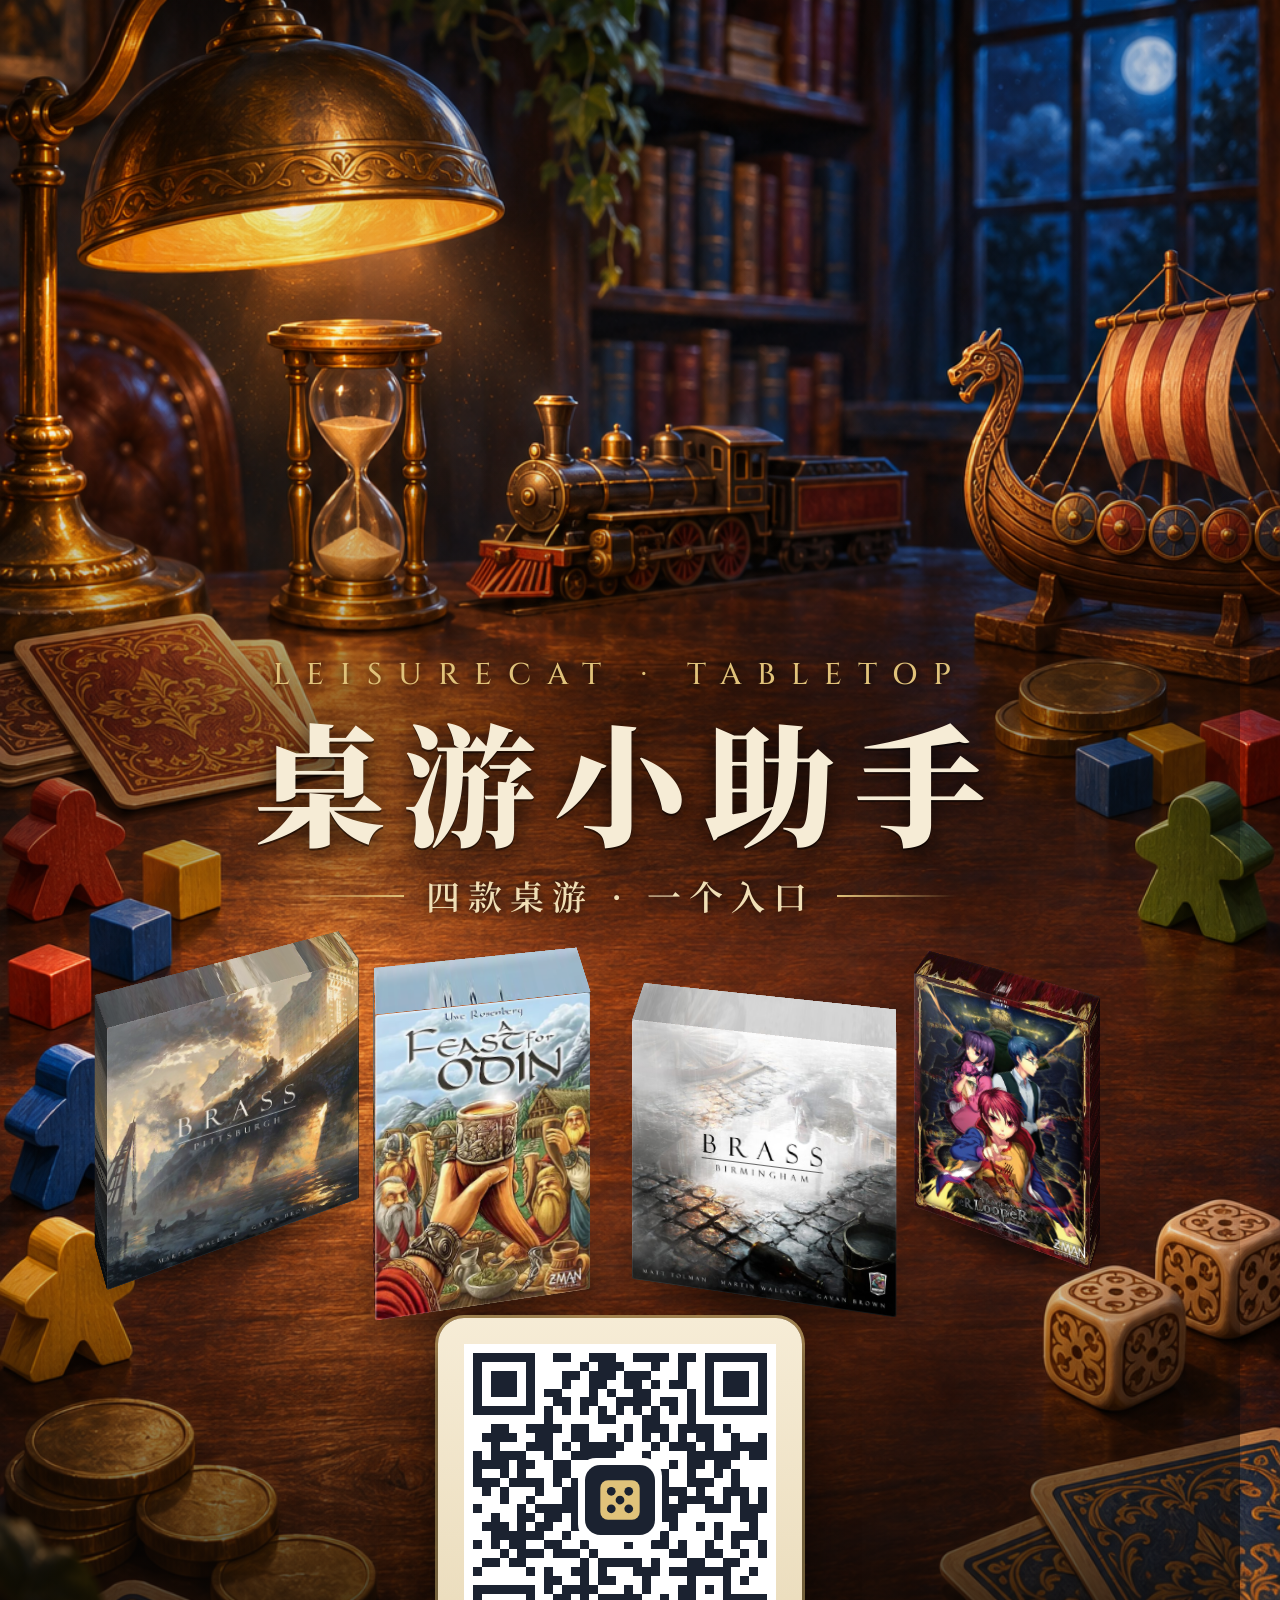
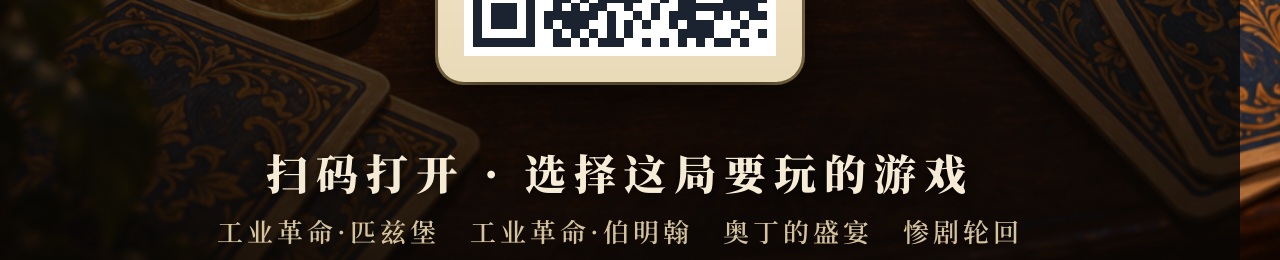
<file: 海报/源文件/poster.html>
<!doctype html>
<html lang="zh-CN"><head><meta charset="utf-8">
<link href="https://fonts.googleapis.com/css2?family=Cinzel:wght@500&family=Noto+Serif+SC:wght@600;900&display=swap" rel="stylesheet">
<style>
*{margin:0;padding:0;box-sizing:border-box}
:root{--serif:"Noto Serif SC","Songti SC",serif;--brass:#e0c27a;--ink:#1b2230}
body{width:1240px;height:1860px;overflow:hidden;position:relative;background:#120d08 url(bg.png) center/cover no-repeat;font-family:var(--serif);color:#f6ecd6}
/* darken where text sits */
.shade{position:absolute;inset:0;background:
  linear-gradient(180deg,rgba(8,6,4,.15) 0%,rgba(8,6,4,0) 22%,rgba(8,6,4,.42) 38%,rgba(8,6,4,.3) 47%,rgba(8,6,4,0) 52%,rgba(8,6,4,.1) 66%,rgba(8,6,4,.72) 86%,rgba(8,6,4,.88) 100%)}
.head{position:absolute;top:655px;left:0;right:0;text-align:center}
.head .en{font:500 30px "Cinzel",var(--serif);letter-spacing:16px;color:var(--brass);text-shadow:0 2px 10px rgba(0,0,0,.7)}
.head h1{margin-top:18px;font:900 132px/1 var(--serif);letter-spacing:18px;text-indent:18px;text-shadow:0 6px 24px rgba(0,0,0,.75),0 2px 0 rgba(0,0,0,.5)}
.head .rule{display:flex;align-items:center;justify-content:center;gap:22px;margin-top:26px;font:600 34px var(--serif);letter-spacing:8px;color:#f0dfb6;text-shadow:0 2px 10px rgba(0,0,0,.8)}
.head .rule i{width:120px;height:2px;background:linear-gradient(90deg,transparent,var(--brass))}
.head .rule i:last-child{transform:scaleX(-1)}

/* four real game boxes standing on the table */
.boxes{position:absolute;left:0;right:0;top:1272px;height:0;perspective:1400px;perspective-origin:50% -1050px}
.box{position:absolute;left:50%;top:0;transform-style:preserve-3d}
.f{position:absolute;background:center/cover no-repeat}
.front{width:var(--w);height:var(--h);left:calc(var(--w) / -2);top:calc(var(--h) * -1);transform:translateZ(calc(var(--d) / 2));border-radius:3px;box-shadow:inset 0 0 0 1px rgba(255,255,255,.08)}
.front::after{content:"";position:absolute;inset:0;background:linear-gradient(115deg,rgba(255,255,255,.18),transparent 35%)}
.side{width:var(--d);height:var(--h);left:calc(var(--d) / -2);top:calc(var(--h) * -1);background-size:4000% 100%;filter:brightness(.5)}
.r{transform:rotateY(90deg) translateZ(calc(var(--w) / 2));background-position:right center}
.l{transform:rotateY(-90deg) translateZ(calc(var(--w) / 2));background-position:left center}
.top{width:var(--w);height:var(--d);left:calc(var(--w) / -2);top:calc(var(--d) / -2);transform:translateY(calc(var(--h) * -1)) rotateX(90deg);background-size:100% 4000%;background-position:center top;filter:brightness(.85)}
.sh{position:absolute;width:calc(var(--w) * 1.3);height:calc(var(--d) * 2.6);left:calc(var(--w) * -.65);top:calc(var(--d) * -1.3);transform:rotateX(90deg);background:radial-gradient(ellipse,rgba(0,0,0,.8),transparent 70%)}

.qrcard{position:absolute;left:50%;top:1318px;width:364px;margin-left:-182px;padding:26px;border-radius:26px;background:linear-gradient(#f6ecd6,#e9dab8);
  box-shadow:0 20px 50px rgba(0,0,0,.65),0 0 0 3px rgba(224,194,122,.7)}
.qrcard img{display:block;width:100%;image-rendering:pixelated}
.logo{position:absolute;left:50%;top:50%;width:84px;height:84px;margin:-42px 0 0 -42px;border-radius:18px;background:#fff;padding:7px}
.logo svg{display:block;width:100%;height:100%}
.foot{position:absolute;left:0;right:0;top:1742px;text-align:center}
.foot b{display:block;font:900 42px var(--serif);letter-spacing:8px;text-shadow:0 2px 12px rgba(0,0,0,.8)}
.foot span{display:block;margin-top:10px;font:600 26px var(--serif);letter-spacing:4px;color:#e9d7ad;opacity:.9}
</style></head>
<body>
<div class="shade"></div>
<div class="head">
  <div class="en">LEISURECAT · TABLETOP</div>
  <h1>桌游小助手</h1>
  <div class="rule"><i></i>四款桌游 · 一个入口<i></i></div>
</div>

<div class="boxes" id="boxes"></div>

<div class="qrcard"><img src="qr.png" alt=""><div class="logo"><svg viewBox="0 0 64 64"><rect width="64" height="64" rx="14" fill="#1b2230"/><rect x="14" y="14" width="36" height="36" rx="7" fill="#e0c27a"/><g fill="#1b2230"><circle cx="24" cy="24" r="4"/><circle cx="40" cy="24" r="4"/><circle cx="32" cy="32" r="4"/><circle cx="24" cy="40" r="4"/><circle cx="40" cy="40" r="4"/></g></svg></div></div>

<div class="foot">
  <b>扫码打开 · 选择这局要玩的游戏</b>
  <span>工业革命·匹兹堡　工业革命·伯明翰　奥丁的盛宴　惨剧轮回</span>
</div>

<script>
// real box proportions in cm (w × h × d), laid out left to right across the table
const U = 8.6;
const B = [
  { k: 'pgh',  w: 30,   h: 30, d: 8,  x: -410, z: -70, ry: 30 },
  { k: 'odin', w: 24.3, h: 34, d: 10, x: -140, z: 0,   ry: 11 },
  { k: 'bham', w: 30,   h: 30, d: 8,  x: 145,  z: 0,   ry: -11 },
  { k: 'tl',   w: 21.1, h: 29, d: 6,  x: 405,  z: -70, ry: -30 }
];
document.getElementById('boxes').innerHTML = B.map(b => {
  const img = `background-image:url(box-${b.k}.jpg)`;
  return `<div class="box" style="--w:${b.w * U}px;--h:${b.h * U}px;--d:${b.d * U}px;transform:translate3d(${b.x}px,0,${b.z}px) rotateY(${b.ry}deg)">
    <div class="sh"></div><div class="f side r" style="${img}"></div><div class="f side l" style="${img}"></div><div class="f top" style="${img}"></div><div class="f front" style="${img}"></div></div>`;
}).join('');
</script>
</body></html>
</file>
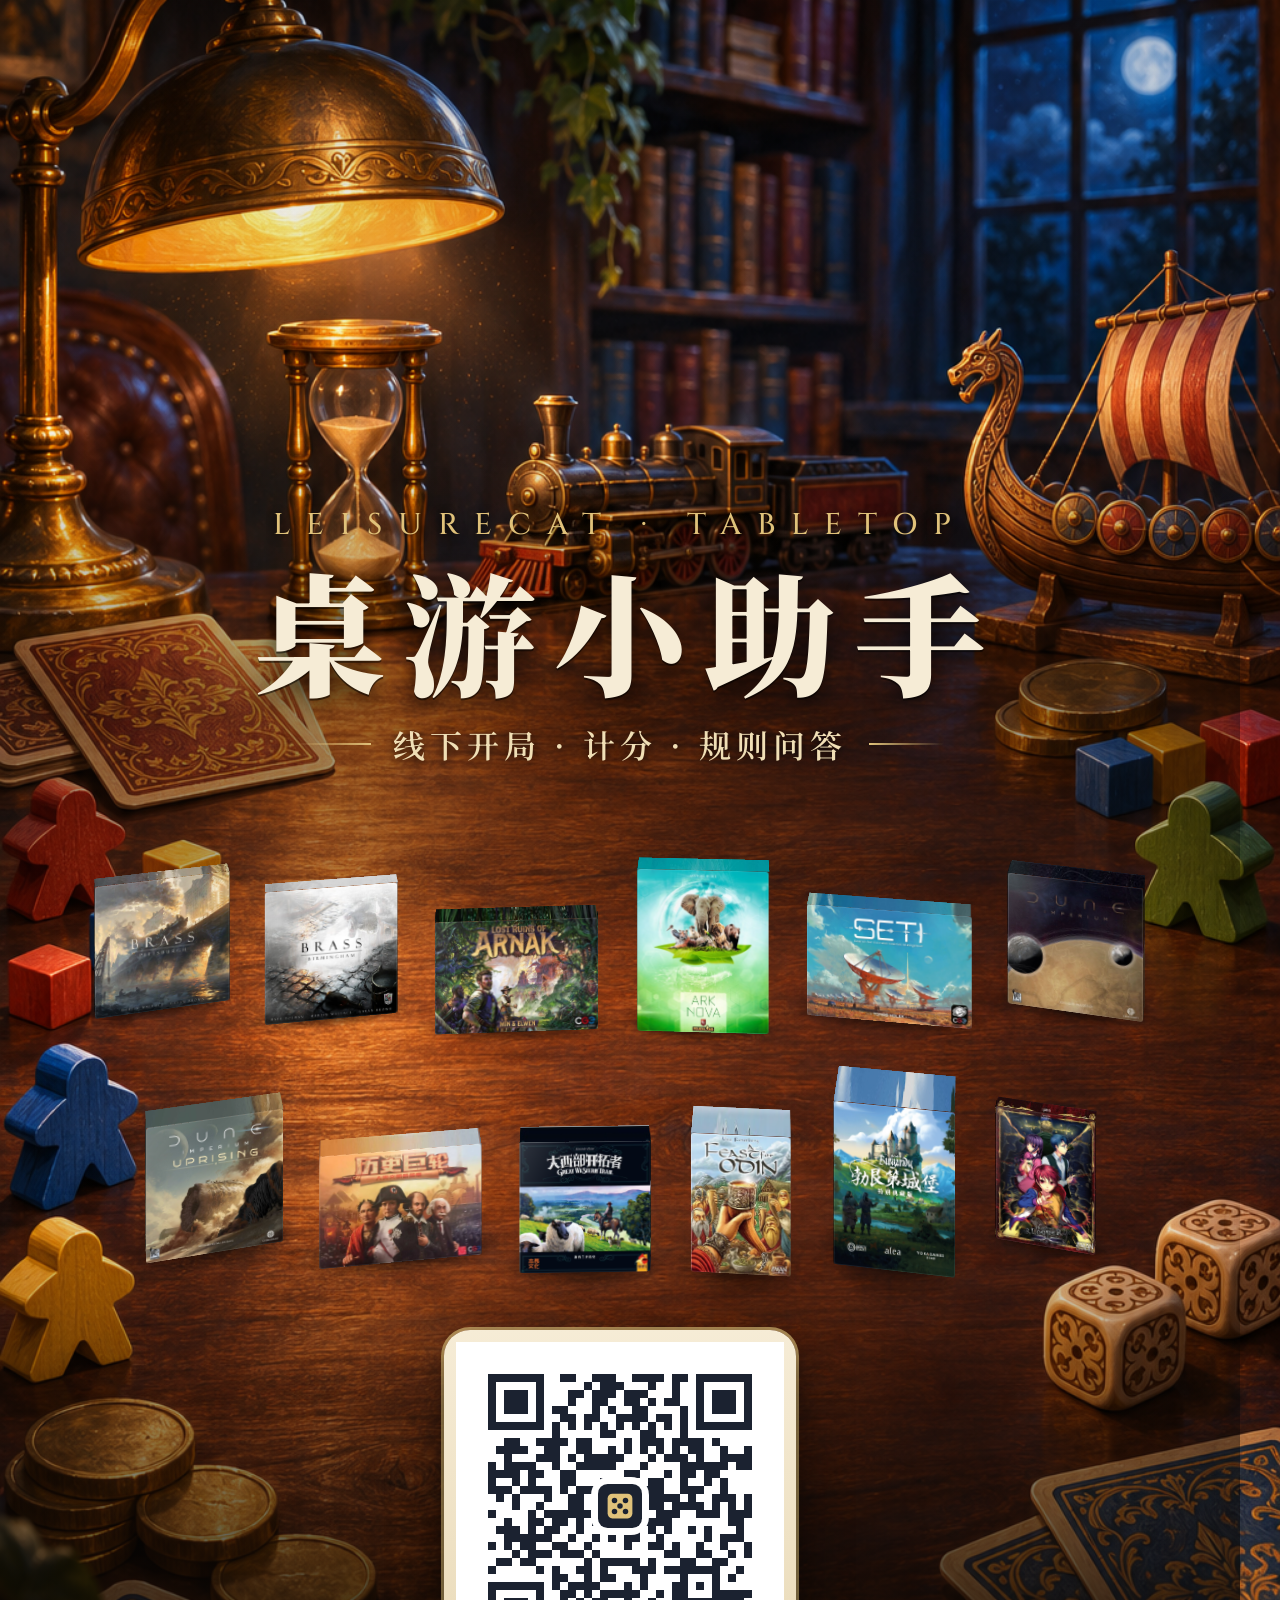
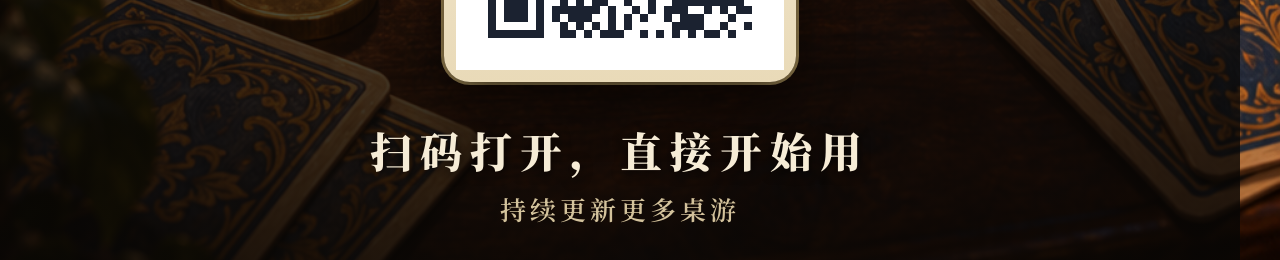
<file: 海报/源文件/poster_v2.html>
<!doctype html>
<html lang="zh-CN"><head><meta charset="utf-8">
<link href="https://fonts.googleapis.com/css2?family=Cinzel:wght@500&family=Noto+Serif+SC:wght@600;900&display=swap" rel="stylesheet">
<style>
*{margin:0;padding:0;box-sizing:border-box}
:root{--serif:"Noto Serif SC","Songti SC",serif;--brass:#e0c27a;--ink:#1b2230}
body{width:1240px;height:1860px;overflow:hidden;position:relative;background:#120d08 url(bg.png) center/cover no-repeat;font-family:var(--serif);color:#f6ecd6}
/* darken where text sits */
.shade{position:absolute;inset:0;background:
  linear-gradient(180deg,rgba(8,6,4,.15) 0%,rgba(8,6,4,0) 22%,rgba(8,6,4,.42) 38%,rgba(8,6,4,.3) 47%,rgba(8,6,4,0) 52%,rgba(8,6,4,.1) 66%,rgba(8,6,4,.72) 86%,rgba(8,6,4,.88) 100%)}
.head{position:absolute;top:505px;left:0;right:0;text-align:center}
.head .en{font:500 30px "Cinzel",var(--serif);letter-spacing:16px;color:var(--brass);text-shadow:0 2px 10px rgba(0,0,0,.7)}
.head h1{margin-top:18px;font:900 132px/1 var(--serif);letter-spacing:18px;text-indent:18px;text-shadow:0 6px 24px rgba(0,0,0,.75),0 2px 0 rgba(0,0,0,.5)}
.head .rule{display:flex;align-items:center;justify-content:center;gap:22px;margin-top:26px;font:600 32px var(--serif);letter-spacing:5px;color:#f0dfb6;text-shadow:0 2px 10px rgba(0,0,0,.8)}
.head .rule i{width:75px;height:2px;background:linear-gradient(90deg,transparent,var(--brass))}
.head .rule i:last-child{transform:scaleX(-1)}

/* Official cover images; dimensions and selection come from games.json. */
.boxes{position:absolute;left:0;right:0;top:785px;height:500px;perspective:1800px;perspective-origin:50% -600px}
.box{position:absolute;left:50%;top:0;transform-style:preserve-3d}
.f{position:absolute;background:center/100% 100% no-repeat}
.front{width:var(--w);height:var(--h);left:calc(var(--w) / -2);top:calc(var(--h) * -1);transform:translateZ(calc(var(--d) / 2));border-radius:3px;box-shadow:inset 0 0 0 1px rgba(255,255,255,.08)}
.front::after{content:"";position:absolute;inset:0;background:linear-gradient(115deg,rgba(255,255,255,.18),transparent 35%)}
.side{width:var(--d);height:var(--h);left:calc(var(--d) / -2);top:calc(var(--h) * -1);background-size:4000% 100%;filter:brightness(.5)}
.r{transform:rotateY(90deg) translateZ(calc(var(--w) / 2));background-position:right center}
.l{transform:rotateY(-90deg) translateZ(calc(var(--w) / 2));background-position:left center}
.top{width:var(--w);height:var(--d);left:calc(var(--w) / -2);top:calc(var(--d) / -2);transform:translateY(calc(var(--h) * -1)) rotateX(90deg);background-size:100% 4000%;background-position:center top;filter:brightness(.85)}
.sh{position:absolute;width:calc(var(--w) * 1.3);height:calc(var(--d) * 2.6);left:calc(var(--w) * -.65);top:calc(var(--d) * -1.3);transform:rotateX(90deg);background:radial-gradient(ellipse,rgba(0,0,0,.8),transparent 70%)}

.qrcard{position:absolute;left:50%;top:1330px;width:352px;margin-left:-176px;padding:12px;border-radius:26px;background:linear-gradient(#f6ecd6,#e9dab8);
  box-shadow:0 20px 50px rgba(0,0,0,.65),0 0 0 3px rgba(224,194,122,.7)}
.qrcard img{display:block;width:100%;image-rendering:pixelated}
.logo{position:absolute;left:50%;top:50%;width:58px;height:58px;margin:-29px 0 0 -29px;border-radius:18px;background:#fff;padding:7px}
.logo svg{display:block;width:100%;height:100%}
.foot{position:absolute;left:0;right:0;top:1720px;text-align:center}
.foot b{display:block;font:900 42px var(--serif);letter-spacing:8px;text-shadow:0 2px 12px rgba(0,0,0,.8)}
.foot span{display:block;margin-top:10px;font:600 26px var(--serif);letter-spacing:4px;color:#e9d7ad;opacity:.9}
</style></head>
<body>
<div class="shade"></div>
<div class="head">
  <div class="en">LEISURECAT · TABLETOP</div>
  <h1>桌游小助手</h1>
  <div class="rule"><i></i>线下开局 · 计分 · 规则问答<i></i></div>
</div>

<div class="boxes" id="boxes"></div>

<div class="qrcard"><img src="qr_v2.png" alt=""><div class="logo"><svg viewBox="0 0 64 64"><rect width="64" height="64" rx="14" fill="#1b2230"/><rect x="14" y="14" width="36" height="36" rx="7" fill="#e0c27a"/><g fill="#1b2230"><circle cx="24" cy="24" r="4"/><circle cx="40" cy="24" r="4"/><circle cx="32" cy="32" r="4"/><circle cx="24" cy="40" r="4"/><circle cx="40" cy="40" r="4"/></g></svg></div></div>

<div class="foot">
  <b>扫码打开，直接开始用</b>
  <span>持续更新更多桌游</span>
</div>

<script>
// Serve the repository root over HTTP before exporting. Keep at most 12 boxes;
// new linked games enter automatically until that limit. Uniform cm-to-px scale
// fits both row width and height, preserving each box's actual w:h:d proportions.
window.posterReady = (async () => {
  const response = await fetch('../../public/games.json');
  if (!response.ok) throw new Error(`games.json: HTTP ${response.status}`);
  const games = (await response.json()).filter(game => game.url).slice(0, 12);
  if (!games.length) throw new Error('No linked games to display');
  const rowCount = games.length > 4 ? 2 : 1;
  const split = Math.ceil(games.length / rowCount);
  const rows = [games.slice(0, split), games.slice(split)].filter(row => row.length);
  for (const game of games) {
    if (!Array.isArray(game.box) || game.box.length !== 3 || game.box.some(n => !(n > 0)))
      throw new Error(`Invalid box dimensions: ${game.key}`);
    const img = new Image();
    img.src = `../../public/img/box-${game.key}.jpg`;
    await img.decode();
  }
  // two rows sit 235px apart: cap the tallest box below that so its top face clears the row above
  const unit = Math.min(7.2, (rowCount === 1 ? 245 : 220) / Math.max(...games.map(g => g.box[1])),
    ...rows.map(row => (1020 - (row.length - 1) * 28) / row.reduce((s,g) => s + g.box[0] + g.box[2] * .2, 0)));
  rows.forEach((row, ri) => {
    const widths = row.map(g => (g.box[0] + g.box[2] * .2) * unit);
    const gap = 34;
    const total = widths.reduce((a,b) => a+b,0) + gap * (row.length - 1);
    let cursor = -total / 2;
    row.forEach((game, i) => {
      const x = cursor + widths[i] / 2;
      cursor += widths[i] + gap;
      const angle = -x / 25;
      const y = (rowCount === 1 ? 345 : 245 + ri * 235) - Math.abs(x) * .055;
      const box = document.createElement('div');
      box.className = 'box'; box.dataset.key = game.key;
      const [w,h,d] = game.box.map(n => n * unit);
      box.style.cssText = `--w:${w}px;--h:${h}px;--d:${d}px;transform:translate3d(${x}px,${y}px,0) rotateY(${angle}deg)`;
      box.innerHTML = '<div class="sh"></div>';
      for (const face of ['side r','side l','top','front']) {
        const el = document.createElement('div'); el.className = `f ${face}`;
        el.style.backgroundImage = `url("../../public/img/box-${game.key}.jpg")`;
        box.appendChild(el);
      }
      document.getElementById('boxes').appendChild(box);
    });
  });
  await document.fonts.ready;
  await Promise.all([...document.images].map(img => img.decode()));
  return { boxes: games.length, unit };
})();
</script>
</body></html>
</file>
